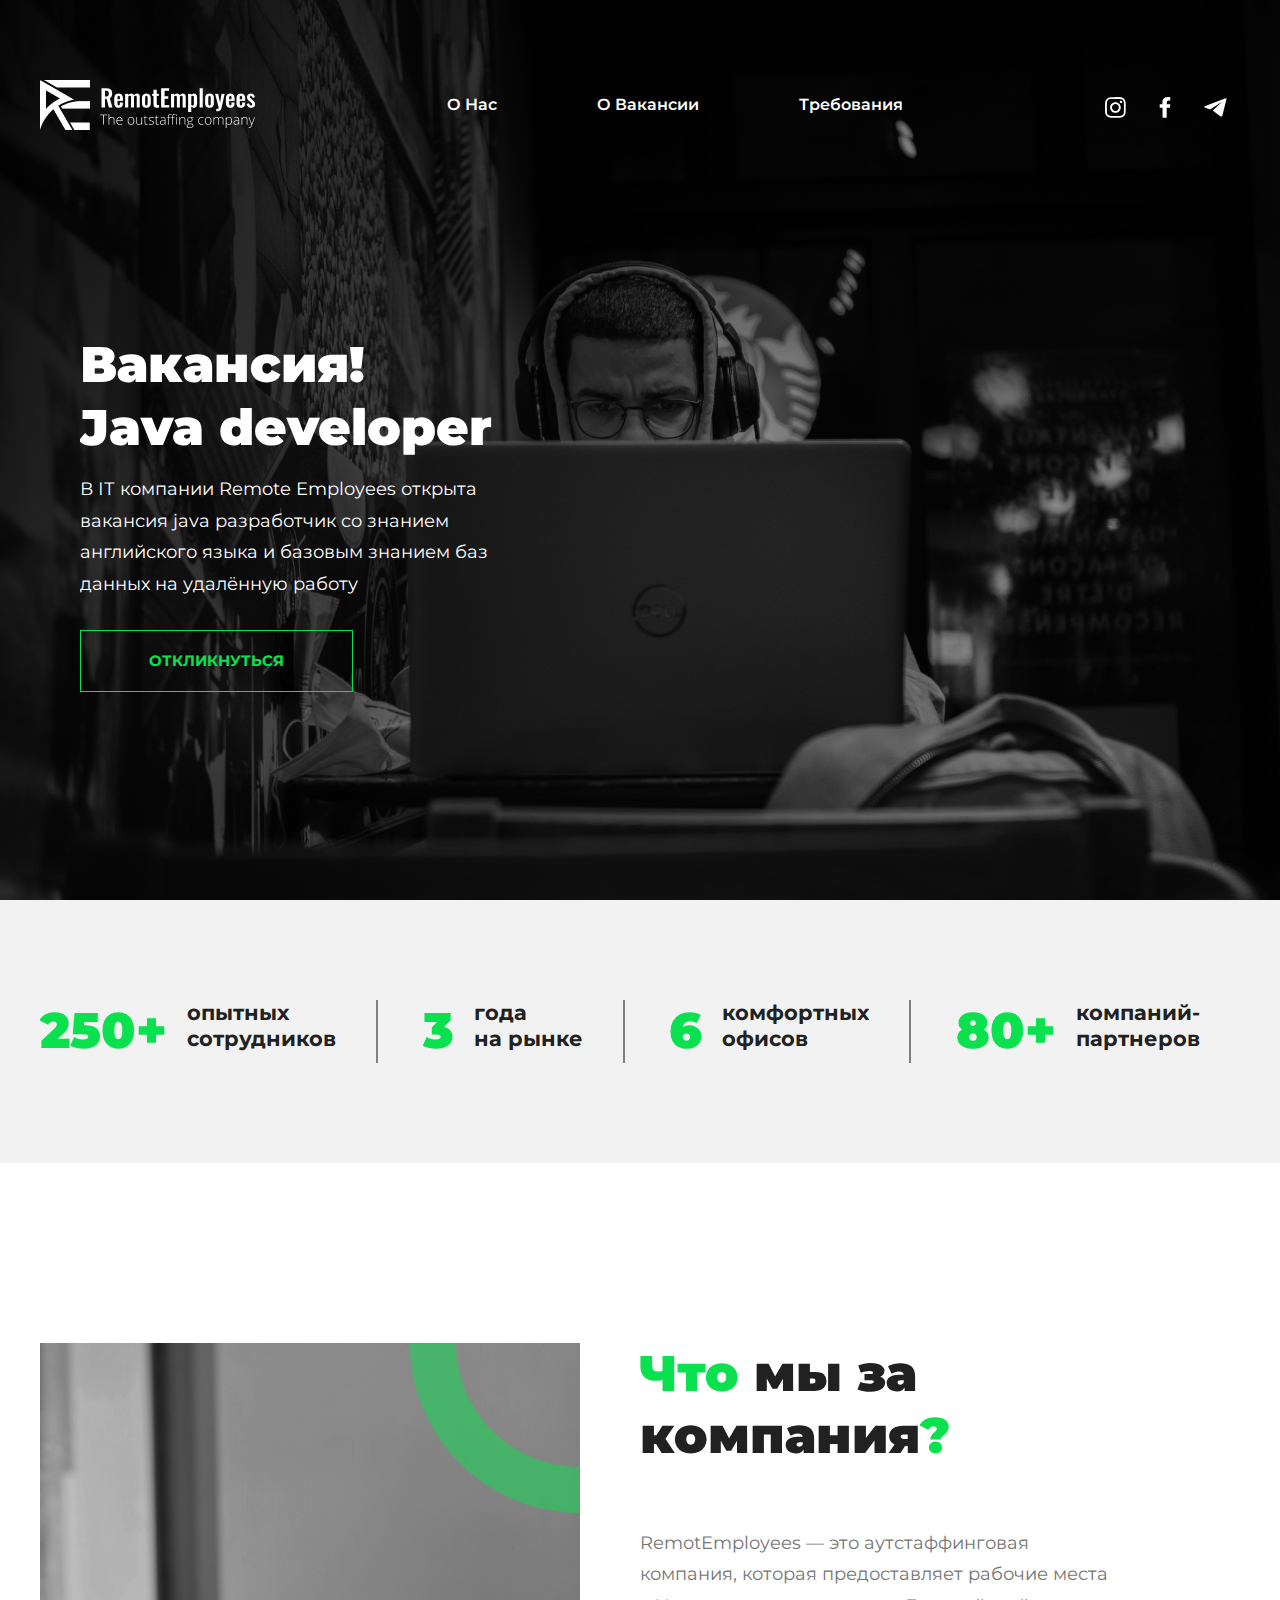
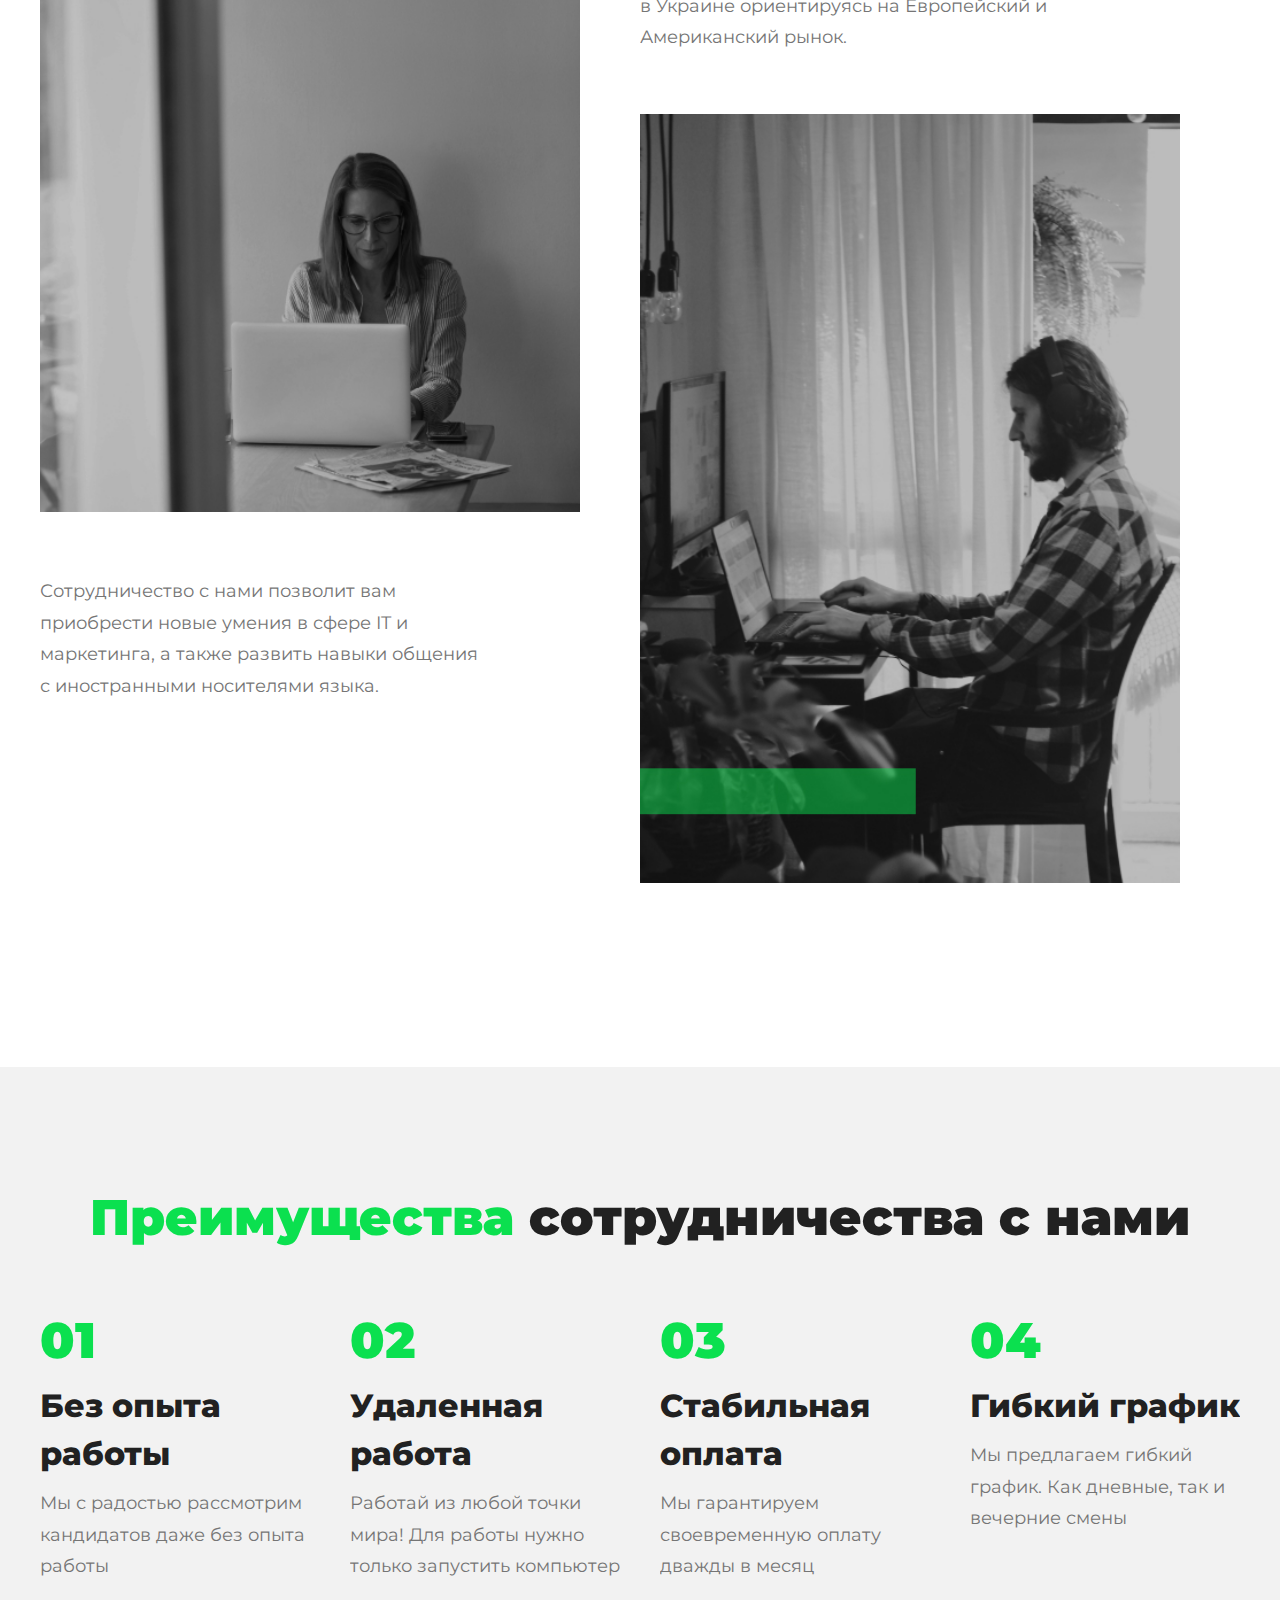
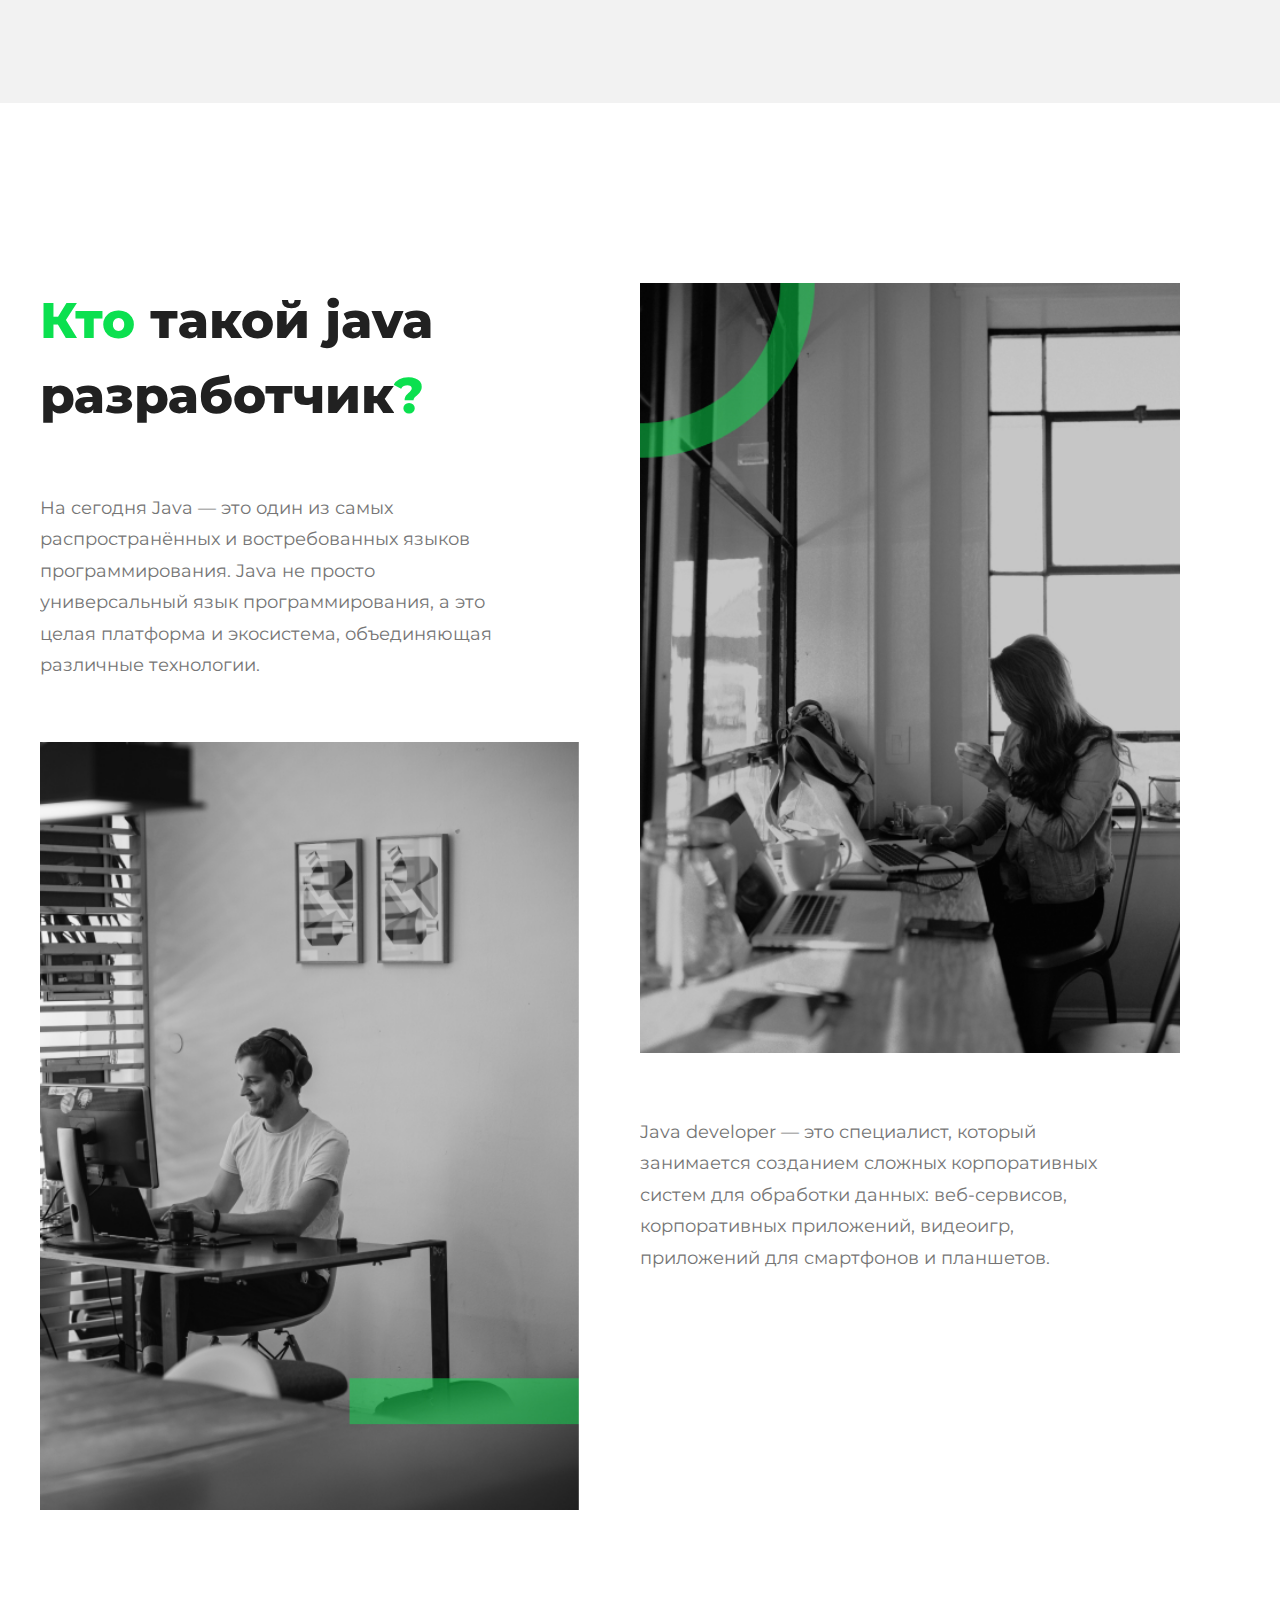
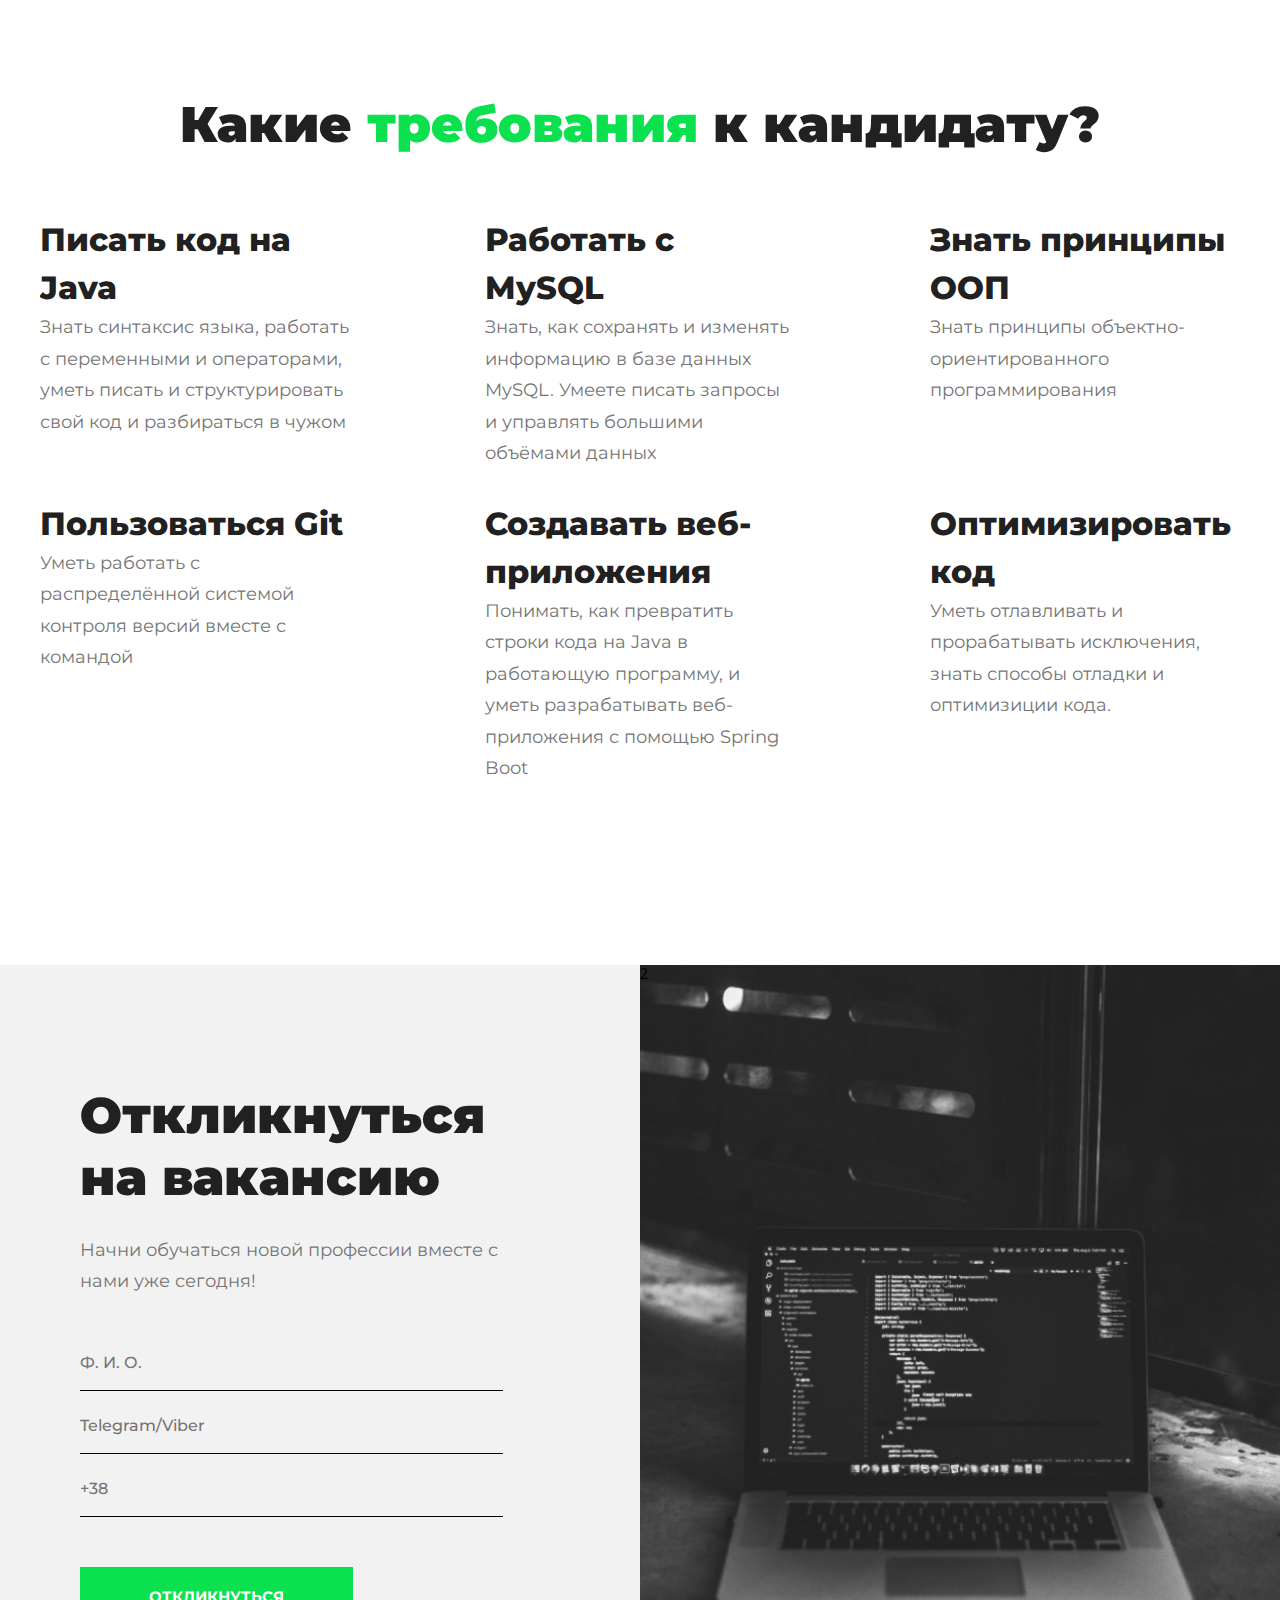
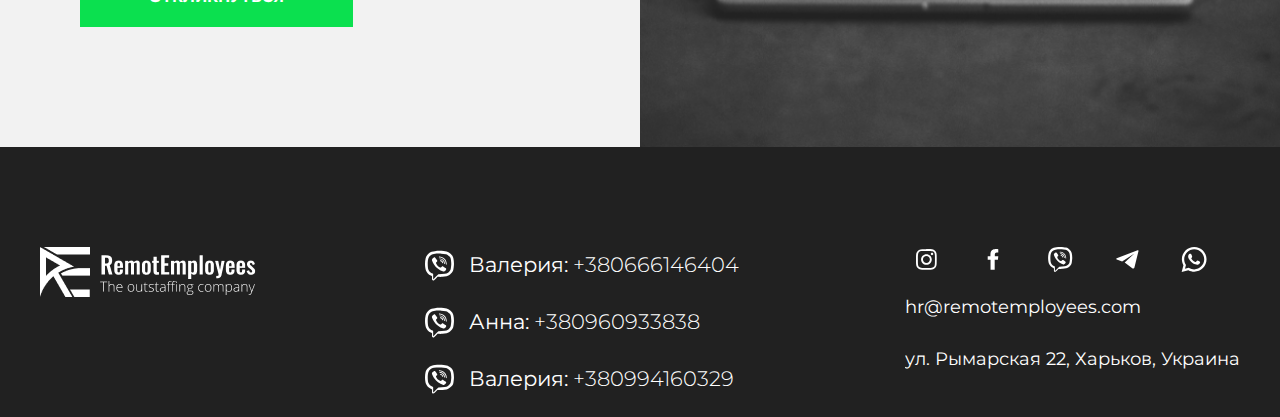
<file: index.html>
<!DOCTYPE html>
<html lang="en">

<head>
    <meta charset="UTF-8">
    <meta http-equiv="X-UA-Compatible" content="IE=edge">
    <meta name="viewport" content="width=device-width, initial-scale=1.0">
    <link rel="stylesheet" href="styles.css">
    <link rel="preconnect" href="https://fonts.gstatic.com">
    <link
        href="https://fonts.googleapis.com/css2?family=Montserrat:wght@100;200;300;400;500;600;700;800;900&display=swap"
        rel="stylesheet">
    <title>Вакансия Java-разработчик</title>
</head>

<body>
    <section id="banner">
        <div class="banner-wrapper">

            <div class="header page-width">
                <div class="logo"><a href="index.html"><img src="assets/logo.png" alt="RemotEmployees logo"></div></a>
                <div class="menu">
                    <ul class="menu-items">
                        <li><a class="menu-item" href="#about_us">О нас</a></li>
                        <li><a class="menu-item" href="#about_vacancy">О вакансии</a></li>
                        <li><a class="menu-item" href="#requirements">Требования</a></li>
                    </ul>
                </div>
                <div class="header-social-icons">
                    <a class="instagram social-network-item" href="https://instagram.com/remotemployees"
                        target="_blank"></a>
                    <a class="facebook social-network-item" href="https://facebook.com/remotemployees"
                        target="_blank"></a>
                    <a class="telegram social-network-item" href="https://t.me/remotemployees" target="_blank"></a>
                </div>
            </div>

            <div class="banner-text page-width">
                <div class="banner-content">
                    <h1>Вакансия!</h1>
                    <h1>Java developer</h1>
                </div>
                <div class="banner-content">
                    <p>В ІТ компании Remote Employees открыта вакансия java разработчик co знанием английского языка и
                        базовым знанием баз данных на удалённую работу</p>
                </div>
                <div class="banner-content"><a href="#contacts"><button
                            class="button-secondary">Откликнуться</button></a></div>

            </div>
        </div>
    </section>

    <section id="banner_mobile">
        <div class="banner-wrapper-mobile">
            <div class="header-mobile mobile-fit">
                <div class="header-logo-mobile"><a href="index.html"><img src="assets/logo.png" alt="RemotEmployees logo"></a></div>
                <div class="mobile-menu-btn"></div>
            </div>
            <div class="mobile-menu">
                <div class="mobile-menu-items">
                    <ul>
                        <li id="about-us-full"><a href="#about_us" onclick="closeMobileMenu();">О нас</a></li>
                        <li id="about-us-mob"><a href="#about_us_mobile_link" onclick="closeMobileMenu();">О нас</a></li>
                        <li id="about-vac-full"><a href="#about_vacancy" onclick="closeMobileMenu();">О вакансии</a></li>
                        <li id="about-vac-mob"><a href="#about_vacancy_mobile_link" onclick="closeMobileMenu();">О вакансии</a></li>
                        <li><a href="#requirements_mobile" onclick="closeMobileMenu();">Требования</a></li>
                    </ul>
                </div>
            </div>
            <div class="banner-content mobile-fit">
                <h1>Вакансия!</h1><h1> Java developer</h1>
                <p>В ІТ компании Remote Employees открыта  вакансия java разработчик co знанием английского языка и базовым знанием баз данных на удалённую работу</p>
                <a href="#contact_mobile"><button class="button-secondary">откликнуться</button></a>
            </div>
        </div>

    </section>

    <section id="in_numbers">
        <div class="in-numbers page-width">

            <div class="numbers-content">
                <div class="big-number">
                    <h1>250+</h1>
                </div>
                <div class="numbers-content-text">
                    <p>опытных</p>
                    <p>сотрудников</p>
                </div>
            </div>

            <div class="numbers-content">
                <div class="big-number">
                    <h1>3</h1>
                </div>
                <div class="numbers-content-text">
                    <p>года</p>
                    <p>на рынке</p>
                </div>
            </div>

            <div class="numbers-content">
                <div class="big-number">
                    <h1>6</h1>
                </div>
                <div class="numbers-content-text">
                    <p>комфортных</p>
                    <p>офисов</p>
                </div>
            </div>

            <div class="numbers-content" id="without_border">
                <div class="big-number">
                    <h1>80+</h1>
                </div>
                <div class="numbers-content-text">
                    <p>компаний-</p>
                    <p>партнеров</p>
                </div>
            </div>

        </div>
    </section>

    <section id="in_numbers_mobile">
        <div class="in-numbers-mobile mobile-fit">
            <div class="in-numbers-mobile-wrapper">
                <div class="in-numbers-mobile-item">
                    <div class="in-numbers-mobile-item-heading"><h1>250+</h1></div>
                    <div class="in-numbers-mobile-item-content"><p>сотрудников</p></div>
                </div>
                <div class="in-numbers-mobile-item">
                    <div class="in-numbers-mobile-item-heading"><h1>3</h1></div>
                    <div class="in-numbers-mobile-item-content"><p>года</p></div>
                    <div class="in-numbers-mobile-item-content"><p>на рынке</p></div>
                </div>
            </div>
            <div class="in-numbers-mobile-wrapper">
                <div class="in-numbers-mobile-item">
                    <div class="in-numbers-mobile-item-heading"><h1>6</h1></div>
                    <div class="in-numbers-mobile-item-content"><p>комфортных</p></div>
                    <div class="in-numbers-mobile-item-content"><p>офисов</p></div>
                </div>
                <div class="in-numbers-mobile-item">
                    <div class="in-numbers-mobile-item-heading"><h1>80+</h1></div>
                    <div class="in-numbers-mobile-item-content"><p>компаний-</p></div>
                    <div class="in-numbers-mobile-item-content"><p>партнеров</p></div>
                </div>
            </div>
        </div>
    </section>

    <section id="about_us"><a name="about_us"></a>
        <div class="about-us page-width">
            <div class="section-left">
                <img class="about-us-left-img" src="assets/img-01.jpg" alt="worker">
                <div class="about-us-left_text">
                    <p>Сотрудничество с нами позволит вам приобрести новые умения в сфере IT и маркетинга, а также
                        развить навыки общения с иностранными носителями языка.</p>
                </div>
            </div>
            <div class="section-right">
                <div class="about-us_heading">
                    <h1 id="green">Что&nbsp;</h1>
                    <h1>мы за</h1>
                </div>
                <div class="about-us_heading">
                    <h1>компания</h1>
                    <h1 id="green">?</h1>
                </div>
                <div class="about-us_subheading">
                    <p>RemotEmployees — это аутстаффинговая компания, которая предоставляет рабочие места в Украине
                        ориентируясь на Европейский и Американский рынок. </p>
                </div>
                <img class="about-us-right-img" src="assets/img-02.jpg" alt="worker">
            </div>
        </div>
    </section>

    <section id="about_us_mobile">
        <div class="about-us-mobile mobile-fit"><a name="about_us_mobile_link"></a> 
            <div class="about-us-mobile-heading-wrapper">
            <div class="about-us_heading">
                <h1 id="green">Что&nbsp;</h1>
                <h1>мы за</h1>
            </div>
            <div class="about-us_heading">
                <h1>компания</h1>
                <h1 id="green">?</h1>
            </div>
        </div>
        </div>
        <div>
            <div class="about-us-mobile">
                <img src="assets/img-01.jpg" alt="worker">
            </div>
            <div class="about-us-mobile mobile-fit">
                <p>RemotEmployees — это аутстаффинговая компания, которая предоставляет рабочие места в Украине ориентируясь на Европейский и Американский рынок. </p>
            </div>
            <div class="about-us-mobile">
                <img class="about-us-mobile-img2" src="assets/img-02.jpg" alt="worker">
            </div>
            <div class="about-us-mobile mgbt80 mobile-fit">
                <p>Сотрудничество с нами позволит вам приобрести новые умения в сфере IT и маркетинга, а также развить навыки общения с иностранными носителями языка. </p>
            </div>
            
        </div>
    </section>

    <section id="advantages">
        <div class="our-advantages page-width">
            <div class="advantages-heading">
                <h1 id="green">Преимущества&nbsp;</h1>
                <h1>сотрудничества с нами</h1>
            </div>
            <div class="advantages-wrapper">
                <div class="advatages-item">
                    <div class="advatages-item_number">
                        <h1>01</h1>
                    </div>
                    <div class="advatages-item_heading">
                        <h1>Без опыта
                            работы</h1>
                    </div>
                    <div class="advatages-item_content">
                        <p>Мы с радостью рассмотрим кандидатов даже без опыта работы</p>
                    </div>
                </div>

                <div class="advatages-item">
                    <div class="advatages-item_number">
                        <h1>02</h1>
                    </div>
                    <div class="advatages-item_heading">
                        <h1>Удаленная
                            работа</h1>
                    </div>
                    <div class="advatages-item_content">
                        <p>Работай из любой точки мира! Для работы нужно только запустить компьютер</p>
                    </div>
                </div>

                <div class="advatages-item">
                    <div class="advatages-item_number">
                        <h1>03</h1>
                    </div>
                    <div class="advatages-item_heading">
                        <h1>Стабильная
                            оплата</h1>
                    </div>
                    <div class="advatages-item_content">
                        <p>Мы гарантируем своевременную оплату дважды в месяц</p>
                    </div>
                </div>

                <div class="advatages-item">
                    <div class="advatages-item_number">
                        <h1>04</h1>
                    </div>
                    <div class="advatages-item_heading">
                        <h1>Гибкий график</h1>
                    </div>
                    <div class="advatages-item_content">
                        <p>Мы предлагаем гибкий график. Как дневные, так и вечерние смены</p>
                    </div>
                </div>
            </div>
        </div>
    </section>

    <section id="advantages_mobile">
        <div class="advantages-mobile mobile-fit">
            <div class="advantages-heading">
                <h1 class="adv-text" id="green">Преимущества&nbsp;</h1>
                <h1 class="adv-text">сотрудничества с нами</h1>
                <h1 class="adv-text-sm" id="green">Преимущества&nbsp;</h1>
                <h1 class="adv-text-sm">сотрудничес-</h1>
                <h1 class="adv-text-sm">тва с нами</h1></h1>
            </div>
            <div class="advantages-wrapper">
                <div class="advatages-item">
                    <div class="advatages-item_number">
                        <h1>01</h1>
                    </div>
                    <div class="advatages-item_heading">
                        <h1>Без опыта
                            работы</h1>
                    </div>
                    <div class="advatages-item_content">
                        <p>Мы с радостью рассмотрим кандидатов даже без опыта работы</p>
                    </div>
                </div>

                <div class="advatages-item">
                    <div class="advatages-item_number">
                        <h1>02</h1>
                    </div>
                    <div class="advatages-item_heading">
                        <h1>Удаленная
                            работа</h1>
                    </div>
                    <div class="advatages-item_content">
                        <p>Работай из любой точки мира! Для работы нужно только запустить компьютер</p>
                    </div>
                </div>
            </div>
            <div class="advantages-wrapper mgbt80">
                <div class="advatages-item">
                    <div class="advatages-item_number">
                        <h1>03</h1>
                    </div>
                    <div class="advatages-item_heading">
                        <h1>Стабильная
                            оплата</h1>
                    </div>
                    <div class="advatages-item_content">
                        <p>Мы гарантируем своевременную оплату дважды в месяц</p>
                    </div>
                </div>

                <div class="advatages-item">
                    <div class="advatages-item_number">
                        <h1>04</h1>
                    </div>
                    <div class="advatages-item_heading">
                        <h1>Гибкий график</h1>
                    </div>
                    <div class="advatages-item_content">
                        <p>Мы предлагаем гибкий график. Как дневные, так и вечерние смены</p>
                    </div>
                </div>
            </div>

        </div>

    </section>

    <section id="about_vacancy"><a name="about_vacancy"></a>
        <div class="about-vacancy page-width">
            <div class="section-left">
                <div class="about-vacancy_heading">
                    <h1 id="green">Кто&nbsp;</h1>
                    <h1>такой java</h1>
                </div>
                <div class="about-vacancy_heading">
                    <h1>разработчик</h1>
                    <h1 id="green">?</h1>
                </div>
                <div class="about-vacancy_subheading section-subheading">
                    <p>На сегодня Java — это один из самых распространённых и востребованных языков программирования.
                        Java
                        не просто универсальный язык программирования, а это целая платформа и экосистема, объединяющая
                        различные технологии.</p>
                </div>
                <img class="about-vacancy-img" src="assets/about-vacancy-img-02.jpg" alt="worker">
            </div>
            <div class="section-right">
                <img class="about-vacancy-img" src="assets/about-vacancy-img-01.jpg" alt="worker">
                <div class="about-vacancy_subheading section-subheading">
                    <p>Java developer — это специалист, который занимается созданием сложных корпоративных систем для
                        обработки данных: веб-сервисов, корпоративных приложений, видеоигр, приложений для смартфонов и
                        планшетов.</p>
                </div>
            </div>
        </div>
    </section>

    <section id="about_vacancy_mobile">
        <div class="about-vacancy-mobile mobile-fit">
            <a name="about_vacancy_mobile_link"></a><div class="about-vacancy-mobile-heading-wrapper">
            <div class="about-vacancy_heading">
                <h1 id="green">Кто&nbsp;</h1>
                <h1>такой java</h1>
            </div>
            <div class="about-vacancy_heading">
                <h1>разработчик</h1>
                <h1 id="green">?</h1>
            </div>
        </div>
        </div>
        <div>
            <div class="about-vacancy-mobile">
                <img src="assets/about-vacancy-img-01.jpg" alt="worker">
            </div>
            <div class="about-vacancy-mobile mobile-fit">
                <p>На сегодня Java — это один из самых распространённых и востребованных языков программирования. Java не просто универсальный язык программирования, а это целая платформа и экосистема, объединяющая различные технологии. </p>
            </div>
            <div class="about-vacancy-mobile">
                <img class="about-us-mobile-img2" src="assets/about-vacancy-img-02.jpg" alt="worker">
            </div>
            <div class="about-vacancy-mobile mobile-fit">
                <p>Java developer — это специалист, который занимается созданием сложных корпоративных систем для обработки данных: веб-сервисов, корпоративных приложений, видеоигр, приложений для смартфонов и планшетов. </p>
            </div>
            
        </div>
    </section> 

    <section id="requirements"><a name="requirements"></a>
        <div class="requirements-section page-width">
            <div class="requirements_heading section-heading">
                <h1>Какие&nbsp;</h1>
                <h1 id="green">требования&nbsp;</h1>
                <h1>к кандидату?</h1>
            </div>
            <div class="requirements-list">
                <div class="requirement">
                    <div class="requirement_heading">
                        <h1>Писать код на Java</h1>
                    </div>
                    <div class="requirement_content">
                        <p>Знать синтаксис языка, работать с переменными и операторами, уметь писать и структурировать
                            свой код и разбираться в чужом</p>
                    </div>
                </div>

                <div class="requirement">
                    <div class="requirement_heading">
                        <h1>Работать с MySQL </h1>
                    </div>
                    <div class="requirement_content">
                        <p>Знать, как сохранять и изменять информацию в базе данных MySQL. Умеете писать запросы и
                            управлять большими объёмами данных</p>
                    </div>
                </div>

                <div class="requirement">
                    <div class="requirement_heading">
                        <h1>Знать принципы ООП</h1>
                    </div>
                    <div class="requirement_content">
                        <p>Знать принципы объектно-ориентированного программирования</p>
                    </div>
                </div>
            </div>
            <div class="requirements-list margin-end-of-page">
                <div class="requirement">
                    <div class="requirement_heading">
                        <h1>Пользоваться Git</h1>
                    </div>
                    <div class="requirement_content">
                        <p>Уметь работать с распределённой системой контроля версий вместе с командой</p>
                    </div>
                </div>

                <div class="requirement">
                    <div class="requirement_heading">
                        <h1>Создавать веб-приложения</h1>
                    </div>
                    <div class="requirement_content">
                        <p>Понимать, как превратить строки кода на Java в работающую программу, и уметь разрабатывать
                            веб-приложения с помощью Spring Boot</p>
                    </div>
                </div>

                <div class="requirement">
                    <div class="requirement_heading">
                        <h1>Оптимизировать код</h1>
                    </div>
                    <div class="requirement_content">
                        <p>Уметь отлавливать и прорабатывать исключения, знать способы отладки и оптимизиции кода.</p>
                    </div>
                </div>

            </div>
        </div>
    </section>

    <section id="requirements_mobile"><a name="requirements_mobile"></a>
        <div class="requirements-section_mobile mobile-fit">
            <div class="requirements_heading">
                <h1>Какие</h1>
            </div>
                <div class="requirements_heading rq-text">
                <h1 id="green">требования&nbsp;</h1>
                <h1>к кандидату?</h1>
            </div>
            <div class="requirements-list">
                <div class="requirement">
                    <div class="requirement_heading">
                        <h1>Писать код на Java</h1>
                    </div>
                    <div class="requirement_content">
                        <p>Знать синтаксис языка, работать с переменными и операторами, уметь писать и структурировать
                            свой код и разбираться в чужом</p>
                    </div>
                </div>

                <div class="requirement">
                    <div class="requirement_heading">
                        <h1>Работать с MySQL </h1>
                    </div>
                    <div class="requirement_content">
                        <p>Знать, как сохранять и изменять информацию в базе данных MySQL. Умеете писать запросы и
                            управлять большими объёмами данных</p>
                    </div>
                </div>
            </div>
            <div class="requirements-list">
                <div class="requirement">
                    <div class="requirement_heading">
                        <h1>Знать принципы ООП</h1>
                    </div>
                    <div class="requirement_content">
                        <p>Знать принципы объектно-ориентированного программирования</p>
                    </div>
                </div>

                <div class="requirement">
                    <div class="requirement_heading">
                        <h1>Пользоваться Git</h1>
                    </div>
                    <div class="requirement_content">
                        <p>Уметь работать с распределённой системой контроля версий вместе с командой</p>
                    </div>
                </div>
            </div>
            <div class="requirements-list margin-end-of-page">
                <div class="requirement">
                    <div class="requirement_heading">
                        <h1>Создавать веб-приложения</h1>
                    </div>
                    <div class="requirement_content">
                        <p>Понимать, как превратить строки кода на Java в работающую программу, и уметь разрабатывать
                            веб-приложения с помощью Spring Boot</p>
                    </div>
                </div>

                <div class="requirement">
                    <div class="requirement_heading">
                        <h1>Оптимизировать код</h1>
                    </div>
                    <div class="requirement_content">
                        <p>Уметь отлавливать и прорабатывать исключения, знать способы отладки и оптимизиции кода.</p>
                    </div>
                </div>

            </div>
        </div>
    </section>

    <section id="contact_form">
        <div class="contact-form">
            <div class="form section-left">
                <div class="form-wrapper">
                    <div class="form-heading">
                        <h1>Откликнуться на вакансию</h1>
                    </div>
                    <div class="form-subheading">
                        <p>Начни обучаться новой профессии вместе с нами уже сегодня!</p>
                    </div>
                    <div class="form-inputs">
                        <script type="text/javascript">var submitted = false;</script>
                        <iframe name="hidden_iframe" id="hidden_iframe" style="display:none;" onload="if(submitted)
        {window.location='thankyou.html';}"></iframe>
                        <form
                            action="https://docs.google.com/forms/u/1/d/e/1FAIpQLSetRcmnC_5et2JcLWDUMQ824w--EH3kNGzCwWee5yMMhXvyPA/formResponse"
                            method="GET" target="hidden_iframe" onsubmit="submitted=true;">
                            <input class="text-input" type="text" name="entry.1669965441" placeholder="Ф. И. О."
                                pattern="^[a-zA-Zа-яА-Я]+(([',. -][a-zA-Z ])?[a-zA-Z]*)*$"
                                oninvalid="setCustomValidity('Введите полностью Ф. И. О. используя только буквы')"
                                oninput="setCustomValidity('')" required><div class="check"><img src="assets/check.svg" alt="check logo"></div>

                            <input class="text-input" type="text" name="entry.307817407" placeholder="Telegram/Viber"
                                minlength="1" oninvalid="setCustomValidity('Введите свои контакты для связи в Telegram/Viber ')"
                                oninput="setCustomValidity('')" required><div class="check"><img src="assets/check.svg" alt="check logo"></div>

                            <input class="text-input" type="tel" name="entry.482922615" placeholder="+38"
                                pattern="(\+)?[0-9]{0,3}[0-9]{3}[0-9]{3}[0-9]{6}"
                                oninvalid="setCustomValidity('Введите номер телефона без ( ) или других символов ')"
                                oninput="setCustomValidity('')" required><div class="check"><img src="assets/check.svg" alt="check logo"></div>

                            <input class="submit-btn" type="submit" value="откликнуться">
                        </form>
                    </div>
                </div>
            </div>
            <div class="form-pic section-right">2</div>
        </div>

    </section>

    <section id="contact_form_mobile">
        <div class="contact-form-mobile mobile-fit">
            <div class="contact-form-mobile-heading"><h1>Откликнуться на вакансию</h1></div>
        </div>
        <div class="form-img-mobile"></div>
        <div class="contact-form-mobile form-fit">
            <p>Начни обучаться новой профессии вместе с нами уже сегодня!</p>
            <form
            action="https://docs.google.com/forms/u/1/d/e/1FAIpQLSetRcmnC_5et2JcLWDUMQ824w--EH3kNGzCwWee5yMMhXvyPA/formResponse"
            method="GET" target="hidden_iframe" onsubmit="submitted=true;">
            <input class="text-input" type="text" name="entry.1669965441" placeholder="Ф. И. О."
                pattern="^[a-zA-Zа-яА-Я]+(([',. -][a-zA-Z ])?[a-zA-Z]*)*$"
                oninvalid="setCustomValidity('Введите полностью Ф. И. О. используя только буквы')"
                oninput="setCustomValidity('')" required><div class="check"><img src="assets/check.svg" alt="check logo"></div>

            <input class="text-input" type="text" name="entry.307817407" placeholder="Telegram/Viber"
                minlength="1" oninvalid="setCustomValidity('Введите свои контакты для связи в Telegram/Viber ')"
                oninput="setCustomValidity('')" required><div class="check"><img src="assets/check.svg" alt="check logo"></div>

            <input class="text-input" type="tel" name="entry.482922615" placeholder="+38"
                pattern="(\+)?[0-9]{0,3}[0-9]{3}[0-9]{3}[0-9]{6}"
                oninvalid="setCustomValidity('Введите номер телефона без ( ) или других символов ')"
                oninput="setCustomValidity('')" required><div class="check"><img src="assets/check.svg" alt="check logo"></div>

            <input class="submit-btn" type="submit" value="откликнуться">
        </form>
        </div>
    </section>

    <section id="footer_section"><a name="contacts"></a>
        <div class="footer  page-width">
            <div class="footer-wrapper">
                <div class="footer-content">
                    <a href="index.html"><img src="assets/logo.png" alt="RemotEmployees logo"></a>
                </div>
                <div class="footer-content">
                    <div class="footer-item-wrapper">
                        <img src="assets/viber-contact.svg" alt="viber icon">
                        <a class="link-no-decoration" href="viber://chat?number=+380666146404">
                            <p><b>Валерия:</b> +380666146404</p>
                        </a>
                    </div>
                    <div class="footer-item-wrapper">
                        <img src="assets/viber-contact.svg" alt="viber icon">
                        <a class="link-no-decoration" href="viber://chat?number=+380960933838">
                            <p><b>Анна:</b> +380960933838</p>
                        </a>
                    </div>
                    <div class="footer-item-wrapper">
                        <img src="assets/viber-contact.svg" alt="viber icon">
                        <a class="link-no-decoration" href="viber://chat?number=+380994160329">
                            <p><b>Валерия:</b> +380994160329</p>
                        </a>
                    </div>
                </div>
                <div class="footer-content">
                    <div class="footer-item-wrapper">
                        <a class="instagram social-icon-footer" href="https://instagram.com/remotemployees"
                            target="_blank"></a>
                        <a class="facebook social-icon-footer" href="https://facebook.com/remotemployees"
                            target="_blank"></a>
                        <a class="viber social-icon-footer" href="viber://chat?number=+380666146404"></a>
                        <a class="telegram social-icon-footer" href="https://t.me/remotemployees" target="_blank"></a>
                        <a class="whatsapp social-icon-footer" href="https://wa.me/380666146404"></a>
                    </div>
                    <div class="footer-item-wrapper">
                        <a class="footer-contact-link" href="mailto:hr@remotemployees.com">hr@remotemployees.com</a>
                    </div>
                    <div class="footer-item-wrapper">
                        <a class="footer-contact-link" href="https://goo.gl/maps/biE6A3f6tXTkRxLs6" target="_blank">ул.
                            Рымарская 22, Харьков, Украина</a>
                    </div>
                </div>
            </div>
        </div>

    </section>
<script src="main.js"></script>
</body>

</html>
</file>
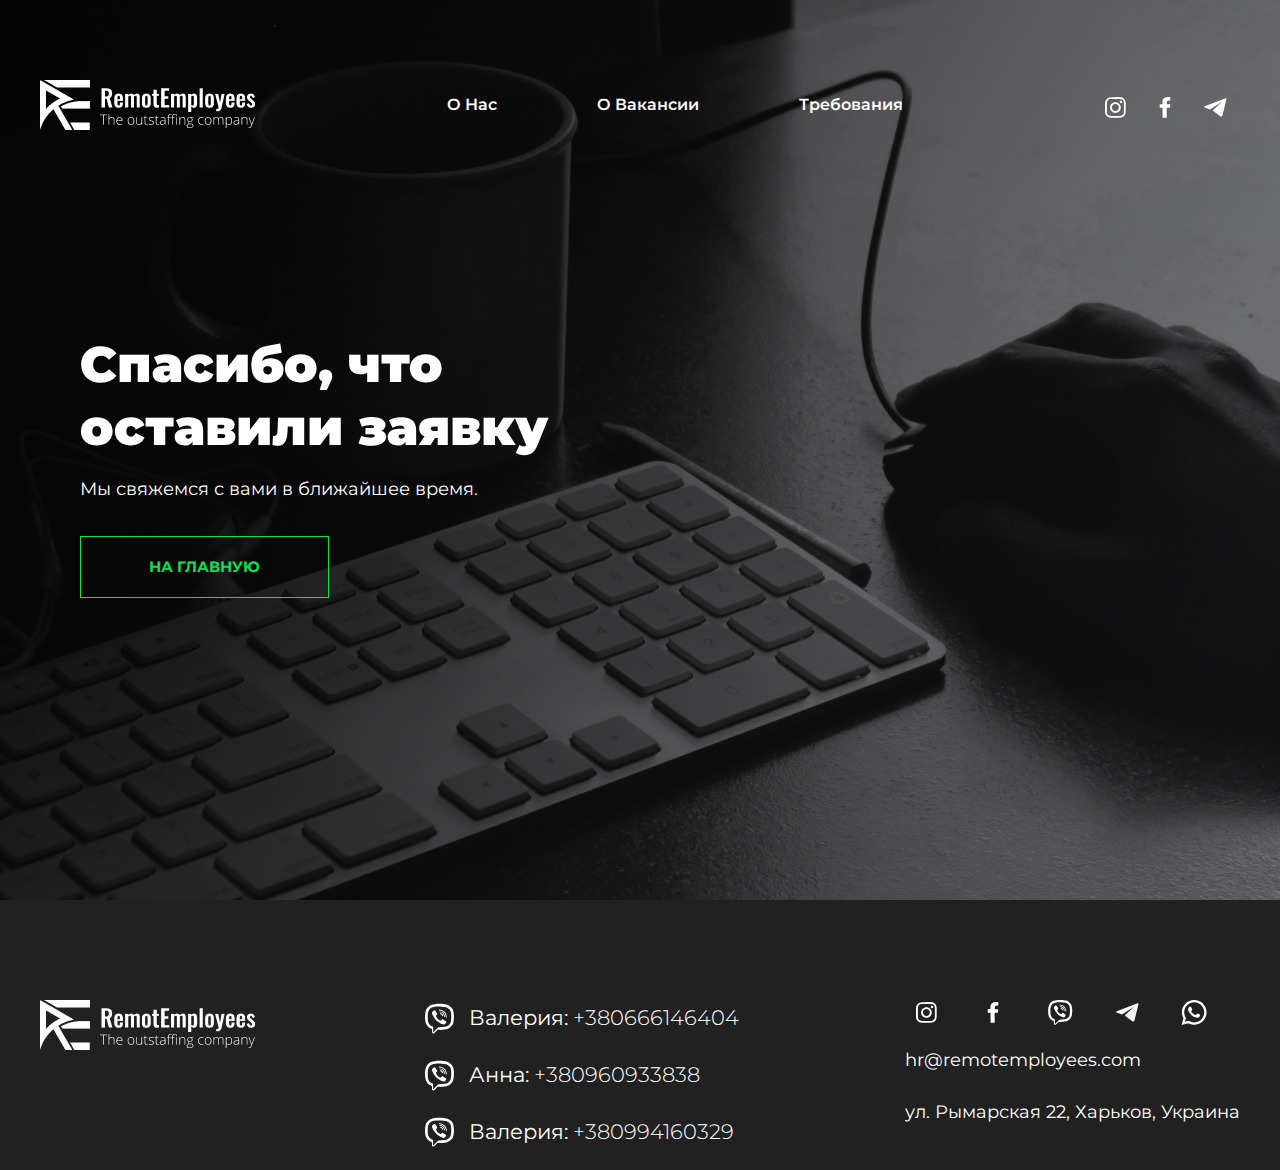
<file: thankyou.html>
<!DOCTYPE html>
<html lang="en">
<head>
    <meta charset="UTF-8">
    <meta http-equiv="X-UA-Compatible" content="IE=edge">
    <meta name="viewport" content="width=device-width, initial-scale=1.0">
    <link rel="stylesheet" href="thankyou.css">
    <link rel="preconnect" href="https://fonts.gstatic.com">
    <link
        href="https://fonts.googleapis.com/css2?family=Montserrat:wght@100;200;300;400;500;600;700;800;900&display=swap"
        rel="stylesheet">
    <title>Заявка отправлена</title>
</head>
<body class="bg">
    <section id="banner">
        <div class="banner-wrapper">

            <div class="header page-width">
                <div class="logo"><a href="index.html"><img src="assets/logo.png" alt="RemotEmployees logo"></div></a>
                <div class="menu">
                    <ul class="menu-items">
                        <li><a class="menu-item" href="index.html#about_us">О нас</a></li>
                        <li><a class="menu-item" href="index.html#about_vacancy">О вакансии</a></li>
                        <li><a class="menu-item" href="index.html#requirements">Требования</a></li>
                    </ul>
                </div>
                <div class="header-social-icons">
                    <a class="instagram social-network-item" href="https://instagram.com/remotemployees"
                        target="_blank"></a>
                    <a class="facebook social-network-item" href="https://facebook.com/remotemployees"
                        target="_blank"></a>
                    <a class="telegram social-network-item" href="https://t.me/remotemployees" target="_blank"></a>
                </div>
            </div>

            <div class="banner-text page-width">
                <div class="banner-content">
                    <h1>Спасибо, что</h1>
                    <h1>оставили заявку</h1>
                </div>
                <div class="banner-content">
                    <p>Мы свяжемся с вами в ближайшее время.</p>
                </div>
                <div class="banner-content"><a href="index.html"><button
                            class="button-secondary">На главную</button></a></div>

            </div>
        </div>
    </section>

    <section id="banner_mobile">
        <div class="banner-wrapper-mobile">
            <div class="header-mobile mobile-fit">
                <div class="header-logo-mobile"><a href="index.html"><img src="assets/logo.png" alt="RemotEmployees logo"></a></div>
                <div class="mobile-menu-btn"></div>
            </div>
            <div class="mobile-menu">
                <div class="mobile-menu-items">
                    <ul>
                        <li><a href="index.html#about_us_mobile_link" onclick="closeMobileMenu();">О нас</a></li>
                        <li><a href="index.html#about_vacancy_mobile_link" onclick="closeMobileMenu();">О вакансии</a></li>
                        <li><a href="index.html#requirements_mobile" onclick="closeMobileMenu();">Требования</a></li>
                    </ul>
                </div>
            </div>
            <div class="banner-content mobile-fit">
                <h1>Спасибо, что</h1><h1> оставили заявку</h1>
                <p>Мы свяжемся с вами в ближайшее время.</p>
                <a href="index.html"><button class="button-secondary">На главную</button></a>
            </div>
        </div>
    </section>

    <section id="footer_section"><a name="contacts"></a>
        <div class="footer  page-width">
            <div class="footer-wrapper">
                <div class="footer-content">
                    <a href="index.html"><img src="assets/logo.png" alt="RemotEmployees logo"></a>
                </div>
                <div class="footer-content">
                    <div class="footer-item-wrapper">
                        <img src="assets/viber-contact.svg" alt="viber icon">
                        <a class="link-no-decoration" href="viber://chat?number=+380666146404">
                            <p><b>Валерия:</b> +380666146404</p>
                        </a>
                    </div>
                    <div class="footer-item-wrapper">
                        <img src="assets/viber-contact.svg" alt="viber icon">
                        <a class="link-no-decoration" href="viber://chat?number=+380960933838">
                            <p><b>Анна:</b> +380960933838</p>
                        </a>
                    </div>
                    <div class="footer-item-wrapper">
                        <img src="assets/viber-contact.svg" alt="viber icon">
                        <a class="link-no-decoration" href="viber://chat?number=+380994160329">
                            <p><b>Валерия:</b> +380994160329</p>
                        </a>
                    </div>
                </div>
                <div class="footer-content">
                    <div class="footer-item-wrapper">
                        <a class="instagram social-icon-footer" href="https://instagram.com/remotemployees"
                            target="_blank"></a>
                        <a class="facebook social-icon-footer" href="https://facebook.com/remotemployees"
                            target="_blank"></a>
                        <a class="viber social-icon-footer" href="viber://chat?number=+380666146404"></a>
                        <a class="telegram social-icon-footer" href="https://t.me/remotemployees" target="_blank"></a>
                        <a class="whatsapp social-icon-footer" href="https://wa.me/380666146404"></a>
                    </div>
                    <div class="footer-item-wrapper">
                        <a class="footer-contact-link" href="mailto:hr@remotemployees.com">hr@remotemployees.com</a>
                    </div>
                    <div class="footer-item-wrapper">
                        <a class="footer-contact-link" href="https://goo.gl/maps/biE6A3f6tXTkRxLs6" target="_blank">ул.
                            Рымарская 22, Харьков, Украина</a>
                    </div>
                </div>
            </div>
        </div>

    </section>
    <script src="main.js"></script>
</body>
</html>
</file>
<file: styles.css>
* {
    margin: 0;
    padding: 0;
    overflow-x: hidden;
}

.page-width {
    max-width: 1200px;
    width: auto;
    margin: auto;
    padding-left: 2%;
    padding-right: 2%;
}

.restrict-y {
    overflow-y: hidden;
}

#green {
    color: #0BE04F !important;
}

.section-left, .section-right {
    width: 50%;
}

.section-heading h1 {
    font-family: Montserrat;
    font-style: normal;
    font-weight: 900;
    font-size: 50px;
    line-height: 125%;
    color: #212121;
}

.section-subheading p {
    font-family: Montserrat;
    font-style: normal;
    font-weight: normal;
    font-size: 18px;
    line-height: 175%;
    color: #757575;
}


/* Social icons */

.viber {
    background: url(assets/viber.svg) center no-repeat;
    width: 25px;
    height: 25px;
}

.viber:hover {
    background: url(assets/viber_hover.svg) center no-repeat;
    transition: all .3s ease;
}

.whatsapp {
    background: url(assets/whatsapp.svg) center no-repeat;
    width: 25px;
    height: 25px;
}

.whatsapp:hover {
    background: url(assets/whatsapp_hover.svg) center no-repeat;
    transition: all .3s ease;
}

.telegram {
    background: url(assets/telegram.svg) center no-repeat;
    width: 25px;
    height: 25px;
}

.telegram:hover {
    background: url(assets/telegram_hover.svg) center no-repeat;
    transition: all .3s ease;
}

.instagram {
    background: url(assets/insta.svg) center no-repeat;
    width: 25px;
    height: 25px;
}

.instagram:hover {
    background: url(assets/insta_hover.svg) center no-repeat;
    transition: all .3s ease;
}

.facebook {
    background: url(assets/fb.svg) center no-repeat;
    width: 25px;
    height: 25px;
}

.facebook:hover {
    background: url(assets/fb_hover.svg) center no-repeat;
    transition: all .3s ease;
}

.link-no-decoration {
    text-decoration: none;
}

/* Desctop styles */

#banner, #in_numbers, #about_us, #advantages, #about_vacancy, #requirements, #contact_form {
    display: block;
}
#banner_mobile, #in_numbers_mobile, #about_us_mobile, #advantages_mobile, #about_vacancy_mobile, #requirements_mobile, #contact_form_mobile  {
    display: none;
}

/* First section (banner) */

.banner-wrapper {
    background: url(assets/bg.jpg) center no-repeat;
    background-size: cover;
    width: 100%;
    height: 100vw;
    max-height: 900px;
}

.header {
    display: flex;
    padding-top: 80px;
    width: 95%;
    justify-content: space-between;
}

.menu ul {
    display: flex;
    padding-top: 15px;
}

.menu li {
    list-style-type: none;
}

.menu-items {
    width: 100%;
}

.menu-item {
    margin: 0px 50px;

    font-family: Montserrat;
    font-style: normal;
    font-weight: 600;
    font-size: 16px;
    line-height: 20px;
    text-transform: capitalize;
    color: #FFFFFF;
    text-decoration: none;
}

.menu-item:hover {
    color: #0BE04F;
    transition: all .3s ease;
}

.header-social-icons {
    display: flex;
    padding-top: 15px;
}

.social-network-item {
    margin: 0 12.5px;
}

.banner-text {
    margin-top: 200px;
    padding-left: 80px;
}

.banner-content {
    max-width: 470px;
}

.banner-content h1 {
    font-family: Montserrat;
    font-style: normal;
    font-weight: 900;
    font-size: 50px;
    line-height: 125%;
    color: #FFFFFF;
}

.banner-content p {
    font-family: Montserrat;
    font-style: normal;
    font-weight: normal;
    font-size: 18px;
    line-height: 175%;
    color: #FFFFFF;
    
    margin-top: 15px;
    margin-bottom: 30px;
}

.button-secondary {
    background: transparent;
    border: 1px solid #0BE04F;
    box-sizing: border-box;
    border-radius: 0px;

    font-family: Montserrat;
    font-style: normal;
    font-weight: bold;
    font-size: 15px;
    line-height: 175%;
    text-align: center;
    text-transform: uppercase;
    color: #0BE04F;
    padding: 17px 68px;
    cursor: pointer;
    outline: none;
}

.button-secondary:hover {
    border: 2px solid #0BE04F;
    padding: 16px 67px;
}

.button-secondary:active {
        background: #28F469;
        color: #FFFFFF;
        transition: all .3s ease;
}

/* In numbers section */

#in_numbers {
    background: #F2F2F2;
}

.in-numbers {
    background: #F2F2F2;
    max-height: 263px;
    height: 100%;
    display: flex;
    justify-content: space-between;
}

.numbers-content {
    display: flex;
    margin: 100px 0px;
    border-right: solid 2px gray;
}

#without_border {
    border-right: none;
}

.big-number {
    margin-right: 20px;
}

.big-number h1{
    font-family: Montserrat;
    font-style: normal;
    font-weight: 900;
    font-size: 50px;
    line-height: 125%;
    color: #0BE04F;
}

.numbers-content-text {
    padding-right: 40px;
}

.numbers-content-text p {
    font-family: Montserrat;
    font-style: normal;
    font-weight: bold;
    font-size: 21px;
    line-height: 125%;
    color: #212121;
}

/* About us section */

.about-us {
    padding-top: 180px;
    display: flex;
}

.about-us p {
    font-family: Montserrat;
    font-style: normal;
    font-weight: normal;
    font-size: 18px;
    line-height: 175%;
    color: #757575;
}

.about-us-left_text {
    width: 90%;
    max-width: 447px;
    margin-top: 60px;
}

.about-us_heading {
    display: flex;
    max-width: 470px;
}

.about-us_heading h1 {
    font-family: Montserrat;
    font-style: normal;
    font-weight: 900;
    font-size: 50px;
    line-height: 125%;
    color: #212121;
}

.about-us_subheading {
    width: 90%;
    max-width: 470px;
    margin: 60px 0;
}

.about-us-left-img {
    width: 90%;
}

.about-us-right-img {
    margin-bottom: 180px;
    width: 90%;
}

/* advantages section */

#advantages{
    background: #f2f2f2;
}

.advantages-heading {
    display: flex;
    padding-top: 120px;
    justify-content: center;
}

.advantages-heading h1 {
    font-family: Montserrat;
    font-style: normal;
    font-weight: 900;
    font-size: 50px;
    line-height: 125%;
    color: #212121;
}

.advantages-wrapper {
    display: flex;
    justify-content: space-between;
}

.advatages-item {
    max-width: 270px;
    margin-top: 60px;
    margin-bottom: 120px;
}

.advatages-item_number h1 {
    font-family: Montserrat;
    font-style: normal;
    font-weight: 900;
    font-size: 50px;
    line-height: 125%;
    color: #0BE04F;
    margin-bottom: 10px;
}

.advatages-item_heading h1 {
    font-family: Montserrat;
    font-style: normal;
    font-weight: 800;
    font-size: 32px;
    line-height: 150%;
    color: #212121;
    margin-bottom: 10px;
}

.advatages-item_content p {
    font-family: Montserrat;
    font-style: normal;
    font-weight: normal;
    font-size: 18px;
    line-height: 175%;
    color: #757575;
}

/* about vacancy */

.about-vacancy {
    display: flex;
    padding-top: 180px;
}

.about-vacancy_heading {
    display: flex;
    max-width: 470px;
}

.about-vacancy_heading h1 {
    font-family: Montserrat;
    font-style: normal;
    font-weight: 800;
    font-size: 50px;
    line-height: 150%;
    color: #212121;
}

.about-vacancy_subheading {
    max-width: 470px;
    margin: 60px 0;
    padding-right: 25px;
}

.about-vacancy-img {
    width: 90%;
}

/* requirements section */

.requirements-section {
    padding-top: 180px;
}

.requirements_heading {
    display: flex;
    justify-content: center;
    margin-bottom: 60px;
}

.requirements-list {
    display: flex;
    justify-content: space-between;
    margin-top: 30px;
}

.requirement {
    max-width: 310px;
}

.requirement_heading h1 {
    font-family: Montserrat;
    font-style: normal;
    font-weight: 800;
    font-size: 32px;
    line-height: 150%;
    color: #212121;
}

.requirement_content p{
    font-family: Montserrat;
    font-style: normal;
    font-weight: normal;
    font-size: 18px;
    line-height: 175%;
    color: #757575;
}

.margin-end-of-page {
    margin-bottom: 180px;
}

/* contact section */

.contact-form {
    display: flex;
}

.form {
    background: #F2F2F2;
}

.form-wrapper {
    max-width: 470px;
    float: right;
    padding-right: 14%;
}

.form-heading {
    margin-top: 120px;
    margin-bottom: 25px;
}

.form-heading h1 {
    font-family: Montserrat;
    font-style: normal;
    font-weight: 900;
    font-size: 50px;
    line-height: 125%;
    color: #212121;
}

.form-subheading {
    margin-bottom: 30px;
}

.form-subheading p {
    font-family: Montserrat;
    font-style: normal;
    font-weight: normal;
    font-size: 18px;
    line-height: 175%;
    color: #757575;
}

.form-inputs {
    display: flex;
}

.text-input {
    width: 90%;
    border: none;
    border-bottom: 1px solid black;
    background: transparent;

    font-family: Montserrat;
    font-style: normal;
    font-weight: 500;
    font-size: 16px;
    line-height: 20px;
    color: #CCC;

    margin-top: 25px;
    padding-bottom: 17px;
    outline: none;
}

.check {
    position: relative;
    top: 25px;
    right: 45px;
    float: right;
}

input:invalid + .check {
    display: none;
}

input:valid + .check {
    display: block;
    transition: all .5s ease;
}

.text-input:focus {
    width: 90%;
    border: none;
    border-bottom: 1px solid black;
    background: transparent;

    font-family: Montserrat;
    font-style: normal;
    font-weight: 500;
    font-size: 16px;
    line-height: 20px;
    color: #212121;

    margin-top: 25px;
    padding-bottom: 17px;
    outline: none;
}

.submit-btn {
    width: fit-content;
    border: none !important;
    background: #0BE04F;
    padding: 17px 69px;
    margin-top: 50px;
    margin-bottom: 120px;

    font-family: Montserrat;
    font-style: normal;
    font-weight: bold;
    font-size: 15px;
    line-height: 175%;
    text-align: center;
    text-transform: uppercase;
    color: #FFFFFF;
    outline: none;

    cursor: pointer;
}

.submit-btn:hover {
    background: #0CCF4A;
    transition: all .3s ease;
}

.submit-btn:active {
    background: #28F469;
    transition: all .3s ease;
}

.form-pic {
    background: url(assets/form-img.jpg) center no-repeat;
    background-size: cover;
}

/* footer section */
#footer_section {
    background: #212121;
}

.footer {
    background: #212121;
    display: flex;
}

.footer-wrapper {
    display: flex;
    justify-content: space-between;
    margin-top: 100px;
    width: 100%;
}

.footer-item-wrapper {
    display: flex;
    margin-bottom: 20px;
    cursor: pointer;
}

.footer-item-wrapper p{
    font-family: Montserrat;
    font-style: normal;
    font-weight: 300;
    font-size: 21px;
    line-height: 175%;
    color: #FFFFFF;

    margin-left: 15px;
}

.footer-item-wrapper:hover p {
    color: #0BE04F;
    transition: all .3s ease;
}

.footer-item-wrapper:hover img {
    color: #0BE04F;
    transition: all .3s ease;
}

.social-icon-footer {
    margin-right: 25px;
    width: 100%;
}

.footer-contact-link {
    font-family: Montserrat;
    font-style: normal;
    font-weight: normal;
    font-size: 18px;
    line-height: 175%;
    color: #FFFFFF;
    text-decoration: none;
}
.footer-contact-link:hover {
    color: #0BE04F;
    transition: all .3s ease;
}

@media screen and (max-width: 1190px) {
    .big-number h1 {
        font-size: 34px;
    }
    
    .numbers-content-text p {
        font-size: 18px;
    }
    .advatages-item {
        max-width: 240px;
        margin-top: 60px;
        margin-bottom: 120px;
    }
    .advantages-heading h1 {
        font-family: Montserrat;
        font-style: normal;
        font-weight: 900;
        font-size: 34px;
        line-height: 125%;
        color: #212121;
    }
    .form-wrapper {
        max-width: 470px;
        float: right;
        padding-right: 0;
    }
    .advatages-item_number h1 {
        font-size: 34px;
    }
}

@media screen and (max-width: 1023px) {
    #banner, #in_numbers, #advantages, #requirements, #contact_form {
        display: none;
    }
    #banner_mobile, #in_numbers_mobile, #advantages_mobile, #requirements_mobile, #contact_form_mobile {
        display: block;
    }

    #about-us-full, #about-vac-full {
        display: block;
    }

    #about-us-mob, #about-vac-mob {
        display: none;
    }

    .mobile-fit {
        padding: 0 5%;
    }

    /* banner mobile */
    .banner-wrapper-mobile {
        background: url(assets/bg.jpg) no-repeat;
        background-size: cover;
        max-height: 720px;
        overflow-y: hidden;
    }

    .header-mobile {
        display: flex;
        justify-content: space-between;
        padding-top: 25px;
    }
    
    .mobile-menu-btn {
        background: url(assets/mobile-menu.png) no-repeat;
        width: 30px;
        height: 30px;
        margin-top: 8px;
        transition: all .5s ease;
    }

    .mobile-menu-close-btn {
        background: url(assets/close-menu.png) no-repeat !important;
        width: 30px;
        height: 30px;
        transition: all .5s ease;
    }

    .banner-content {
        margin-top: 150px;
        margin-bottom: 150px;
    }
    /* mobile menu */

    .show-menu {
        height: 95% !important;
        transition: all .5s ease;
    }
    
    .mobile-menu {
        position: absolute;
        height: 0%;
        width: 100%;
        background: rgba(255, 255, 255, 0.05);
        backdrop-filter: blur(8px);
        transition: all .5s ease;
    }

    .mobile-menu-items {
        background: #212121;
        transition: all .5s ease;
    }

    .mobile-menu-items a {
        font-family: Montserrat;
        font-style: normal;
        font-weight: 500;
        font-size: 16px;
        line-height: 20px;
        text-align: center;
        color: #FFFFFF;
        text-decoration: none;
    }
    .mobile-menu-items a:active, a:hover {
        color: #ffffff60;
    }
    .mobile-menu-items li {
        border-bottom: 1px solid #ffffff2d;
        text-align: center;
        padding: 20px 0;
    }

    /* in numbers mobile */

    .in-numbers-mobile {
        background: #F2F2F2;
        padding-top: 80px;
        padding-bottom: 80px;
    }

    .in-numbers-mobile-wrapper {
        display: flex;
        justify-content: space-around;
    }

    .in-numbers-mobile-item-heading h1 {
        font-family: Montserrat;
        font-style: normal;
        font-weight: 900;
        font-size: 34px;
        color: #0BE04F;
    }

    .in-numbers-mobile-item-content p {
        font-family: Montserrat;
        font-style: normal;
        font-weight: bold;
        font-size: 17px;
        line-height: 27px;
        color: #212121;
    }

    .in-numbers-mobile-item {
        width: 50%;
        padding-left: 10%;
    }

    /* about us mobile */
    .adv-text {
        display: block;
    }
    .adv-text-sm {
        display: none;
    }
    
    .about-us-mobile-heading-wrapper {
        padding-top: 80px;
        margin-bottom: 40px;
    }

    .about-us_heading {
        max-width: 100%;
        justify-content: center;
    }
    .about-us_heading h1 {
        font-size: 34px;
    }

    .about-us-mobile img {
        width: 100%;
    }

    .about-us-mobile p {
        font-family: Montserrat;
        font-style: normal;
        font-weight: normal;
        font-size: 16px;
        line-height: 175%;
        color: #757575;
    }
    
    .about-us-mobile-img2 {
        margin-top: 40px;
    }

    .mgbt80 {
        margin-bottom: 80px;
    }

    /* advantages mobile */
    .advantages-mobile {
        background: #F2F2F2;
    }

    .advantages-heading {
        display: block;
        padding-top: 80px;
        margin-bottom: 60px;
        justify-content: center;
    }

    .advantages-wrapper {
        display: flex;
        justify-content: space-around;
    }

    .advatages-item {
        max-width: 240px;
        margin-top: 0;
        margin-bottom: 40px; 
    }

    /* about vacancy mobile */

    .about-vacancy_heading h1 {
        font-family: Montserrat;
        font-style: normal;
        font-weight: 800;
        font-size: 34px;
        line-height: 150%;
        color: #212121;
    }

    /* requairements mobile */
    .requirements-section_mobile {
        padding-top: 80px;
    }

    .requirements_heading {
        display: flex;
        justify-content: left;
        margin-bottom: 0;
    }

    .requirements_heading h1 {
        font-family: Montserrat;
        font-style: normal;
        font-weight: 900;
        font-size: 34px;
        line-height: 125%;
        color: #212121;
    }

    .requirements-list {
        display: flex;
        justify-content: space-around;
        margin-top: 30px;
    }
    .requirement {
        max-width: 310px;
        padding-right: 25px;
        width: 100%;
    }
    /* contact form mobile */

    .contact-form-mobile {
        background: #F2F2F2;
    }

    .contact-form-mobile-heading {
        padding-top: 80px;
        padding-bottom: 40px;
    }

    .contact-form-mobile-heading h1 {
        font-family: Montserrat;
        font-style: normal;
        font-weight: 900;
        font-size: 34px;
        color: #212121;
    }
    .form-img-mobile {
        background: url(assets/form-img.jpg) center center no-repeat;
        background-size: cover;
        height: 500px;
    }
    .contact-form-mobile p {
        font-family: Montserrat;
        font-style: normal;
        font-weight: normal;
        font-size: 16px;
        line-height: 175%;
        color: #757575;
    }
    .form-fit {
        padding-left: 25%;
        padding-right: 25%;
    }
    .submit-btn {
        padding: 17px 0;
        width: 90%;

    }
}

@media screen and (max-width: 945px) {
    .footer {
        justify-content: center;
    }
    .footer-wrapper {
        display: block;
        justify-content: space-between;
        margin-top: 50px;
        width: 50%;
    }
    .width-fit {
        width: fit-content;
    }
    .footer-content {
        margin-bottom: 30px;
    }
}

@media screen and (max-width: 813px) {
    .rq-text {
        display: block !important;
    }

    .requirements_heading h1 {
        font-size: 34px;
    }
    .requirement_heading h1 {
        font-size: 24px;
    }
}

@media screen and (max-width: 550px) {
    #about_us, #about_vacancy {
        display: none;
    }
    #about_us_mobile, #about_vacancy_mobile {
        display: block;
    }

    #about-us-full, #about-vac-full {
        display: none;
    }
    #about-us-mob, #about-vac-mob {
        display: block;
    }

    .banner-content h1 {
        font-size: 34px;
        line-height: 120%;
        overflow: hidden;
    }
    .banner-content p {
        font-size: 16px;
    }
    .button-secondary {
        padding: 17px 0;
        width: 100%;
    }
    .in-numbers-mobile-item {
        width: 50%;
        padding-left: 0%;
    }
    .about-us_heading {
        max-width: 100%;
        justify-content: left;
    }
    .advantages-wrapper {
        display: block;
    }
    .advatages-item {
        max-width: 100%;
    }
    .advantages-heading h1 {
        font-size: 34px;
    }
    .advatages-item_number h1 {
        font-size: 34px;
    }
    .advatages-item_heading h1 {
        font-family: Montserrat;
        font-style: normal;
        font-weight: 800;
        font-size: 24px;
        line-height: 150%;
        color: #212121;
        margin-bottom: 10px;
    }
    /* about vacancy mobile */
    .about-vacancy-mobile-heading-wrapper {
        padding-top: 80px;
        margin-bottom: 40px;
    }

    .about-vacancy_heading {
        max-width: 100%;
        justify-content: left;
    }
    .about-vacancy_heading h1 {
        font-size: 34px;
    }

    .about-vacancy-mobile img {
        width: 100%;
    }

    .about-vacancy-mobile p {
        font-family: Montserrat;
        font-style: normal;
        font-weight: normal;
        font-size: 16px;
        line-height: 175%;
        color: #757575;
    }
    
    .about-vacancy-mobile-img2 {
        margin-top: 40px;
    }

    .rq-text {
        margin-bottom: 40px;
    }

    .requirements-list {
        display: block;
        justify-content: space-around;
        margin-top: 0;
    }
    .requirement {
        max-width: 100%;
        padding-right: 0;
        margin-bottom: 30px;
        width: 100%;
    }
    .margin-end-of-page {
        margin-bottom: 80px;
    }
    /* form mobile */
    .form-fit {
        padding-left: 10%;
        padding-right: 5%;
    }
    .footer-wrapper {
        display: block;
        justify-content: space-between;
        margin-top: 100px;
        width: 90%;
    }
    .link-no-decoration {
        text-decoration: none;
        max-width: 240px;
    }
}

@media screen and (max-width: 400px) {
    .adv-text {
        display: none;
    }
    .adv-text-sm {
        display: block;
    }
}
</file>
<file: thankyou.css>
* {
    margin: 0;
    padding: 0;
    overflow-x: hidden;
}

.bg {
    background: #212121;
}

.page-width {
    max-width: 1200px;
    width: auto;
    margin: auto;
    padding-left: 2%;
    padding-right: 2%;
}

/* Social icons */

.viber {
    background: url(assets/viber.svg) center no-repeat;
    width: 25px;
    height: 25px;
}

.viber:hover {
    background: url(assets/viber_hover.svg) center no-repeat;
    transition: all .3s ease;
}

.whatsapp {
    background: url(assets/whatsapp.svg) center no-repeat;
    width: 25px;
    height: 25px;
}

.whatsapp:hover {
    background: url(assets/whatsapp_hover.svg) center no-repeat;
    transition: all .3s ease;
}

.telegram {
    background: url(assets/telegram.svg) center no-repeat;
    width: 25px;
    height: 25px;
}

.telegram:hover {
    background: url(assets/telegram_hover.svg) center no-repeat;
    transition: all .3s ease;
}

.instagram {
    background: url(assets/insta.svg) center no-repeat;
    width: 25px;
    height: 25px;
}

.instagram:hover {
    background: url(assets/insta_hover.svg) center no-repeat;
    transition: all .3s ease;
}

.facebook {
    background: url(assets/fb.svg) center no-repeat;
    width: 25px;
    height: 25px;
}
.facebook:hover {
    background: url(assets/fb_hover.svg) center no-repeat;
    transition: all .3s ease;
}

.link-no-decoration {
    text-decoration: none;
}

#banner {
    display: block;
}
#banner_mobile {
    display: none;
}

.restrict-y {
    overflow-y: hidden;
}

.banner-wrapper {
    background: url(assets/bg_thankyou_page.jpg) center no-repeat;
    background-size: cover;
    width: 100%;
    height: 100vw;
    max-height: 900px;
}

.header {
    display: flex;
    padding-top: 80px;
    width: 95%;
    justify-content: space-between;
}
 
.menu ul {
    display: flex;
    padding-top: 15px;
}

.menu li {
    list-style-type: none;
}

.menu-items {
    width: 100%;
}

.menu-item {
    margin: 0px 50px;

    font-family: Montserrat;
    font-style: normal;
    font-weight: 600;
    font-size: 16px;
    line-height: 20px;
    text-transform: capitalize;
    color: #FFFFFF;
    text-decoration: none;
}

.menu-item:hover {
    color: #0BE04F;
    transition: all .3s ease;
}

.header-social-icons {
    display: flex;
    padding-top: 15px;
}

.social-network-item {
    margin: 0 12.5px;
}

.banner-text {
    margin-top: 200px;
    padding-left: 80px;
}

.banner-content {
    max-width: 470px;
}

.banner-content h1 {
    font-family: Montserrat;
    font-style: normal;
    font-weight: 900;
    font-size: 50px;
    line-height: 125%;
    color: #FFFFFF;
}

.banner-content p {
    font-family: Montserrat;
    font-style: normal;
    font-weight: normal;
    font-size: 18px;
    line-height: 175%;
    color: #FFFFFF;
    
    margin-top: 15px;
    margin-bottom: 30px;
}

.button-secondary {
    background: transparent;
    border: 1px solid #0BE04F;
    box-sizing: border-box;
    border-radius: 0px;

    font-family: Montserrat;
    font-style: normal;
    font-weight: bold;
    font-size: 15px;
    line-height: 175%;
    text-align: center;
    text-transform: uppercase;
    color: #0BE04F;
    padding: 17px 68px;
    cursor: pointer;
    outline: none;
}

.button-secondary:hover {
    border: 2px solid #0BE04F;
    padding: 16px 67px;
}

.button-secondary:active {
        background: #28F469;
        color: #FFFFFF;
        transition: all .3s ease;
}
/* footer section */
#footer_section {
    background: #212121;
}

.footer {
    background: #212121;
    display: flex;
}

.footer-wrapper {
    display: flex;
    justify-content: space-between;
    margin-top: 100px;
    width: 100%;
}

.footer-item-wrapper {
    display: flex;
    margin-bottom: 20px;
}

.footer-item-wrapper p{
    font-family: Montserrat;
    font-style: normal;
    font-weight: 300;
    font-size: 21px;
    line-height: 175%;
    color: #FFFFFF;

    margin-left: 15px;
}

.social-icon-footer {
    margin-right: 25px;
    width: 100%;
}

.footer-contact-link {
    font-family: Montserrat;
    font-style: normal;
    font-weight: normal;
    font-size: 18px;
    line-height: 175%;
    color: #FFFFFF;
    text-decoration: none;
}

@media screen and (max-width: 1023px) {
    #banner  {
        display: none;
    }
    #banner_mobile {
        display: block;
    }
    .mobile-fit {
        padding: 0 5%;
    }
    /* banner mobile */
    .banner-wrapper-mobile {
        background: url(assets/bg_thankyou_page.jpg) no-repeat;
        background-size: cover;
        max-height: 720px;
        height: 720px;
        overflow-y: hidden;
    }

    .header-mobile {
        display: flex;
        justify-content: space-between;
        padding-top: 25px;
    }
    
    .mobile-menu-btn {
        background: url(assets/mobile-menu.png) no-repeat;
        width: 30px;
        height: 30px;
        margin-top: 8px;
        transition: all .5s ease;
    }

    .mobile-menu-close-btn {
        background: url(assets/close-menu.png) no-repeat !important;
        width: 30px;
        height: 30px;
        transition: all .5s ease;
    }

    .banner-content {
        margin-top: 150px;
        margin-bottom: 150px;
    }
    /* mobile menu */

    .show-menu {
        height: 95% !important;
        transition: all .5s ease;
    }
    
    .mobile-menu {
        position: absolute;
        height: 0%;
        width: 100%;
        background: rgba(255, 255, 255, 0.05);
        backdrop-filter: blur(8px);
        transition: all .5s ease;
    }

    .mobile-menu-items {
        background: #212121;
        transition: all .5s ease;
    }

    .mobile-menu-items a {
        font-family: Montserrat;
        font-style: normal;
        font-weight: 500;
        font-size: 16px;
        line-height: 20px;
        text-align: center;
        color: #FFFFFF;
        text-decoration: none;
    }
    .mobile-menu-items a:active, a:hover {
        color: #ffffff60;
    }
    .mobile-menu-items li {
        border-bottom: 1px solid #ffffff2d;
        text-align: center;
        padding: 20px 0;
    }
}

@media screen and (max-width: 945px) {
    .footer {
        justify-content: center;
    }
    .footer-wrapper {
        display: block;
        justify-content: space-between;
        margin-top: 50px;
        width: 50%;
    }
    .width-fit {
        width: fit-content;
    }
    .footer-content {
        margin-bottom: 30px;
    }
}

@media screen and (max-width: 550px) {
    .banner-content h1 {
        font-size: 34px;
        line-height: 120%;
        overflow: hidden;
    }
    .banner-content p {
        font-size: 16px;
    }
    .button-secondary {
        padding: 17px 0;
        width: 100%;
    }
    .footer-wrapper {
        display: block;
        justify-content: space-between;
        margin-top: 100px;
        width: 90%;
    }
    .link-no-decoration {
        text-decoration: none;
        max-width: 240px;
    }
}
</file>
